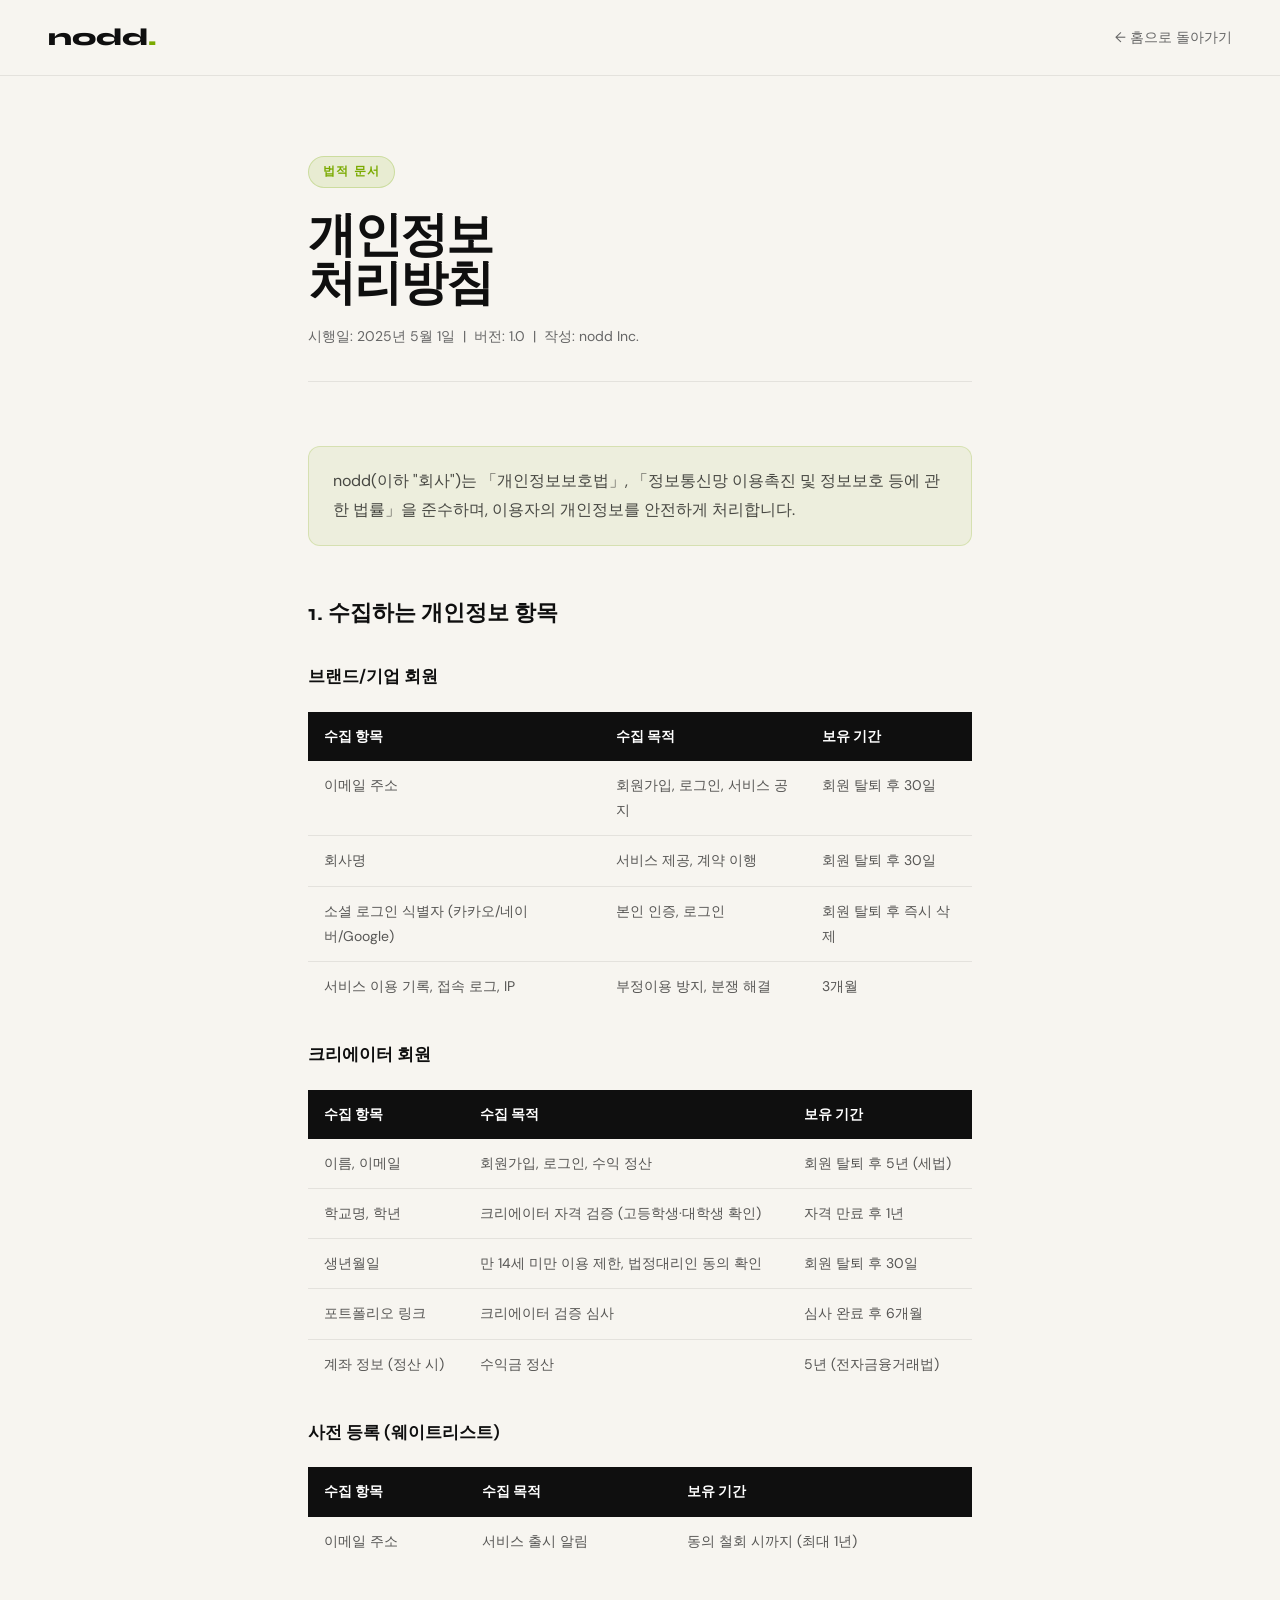
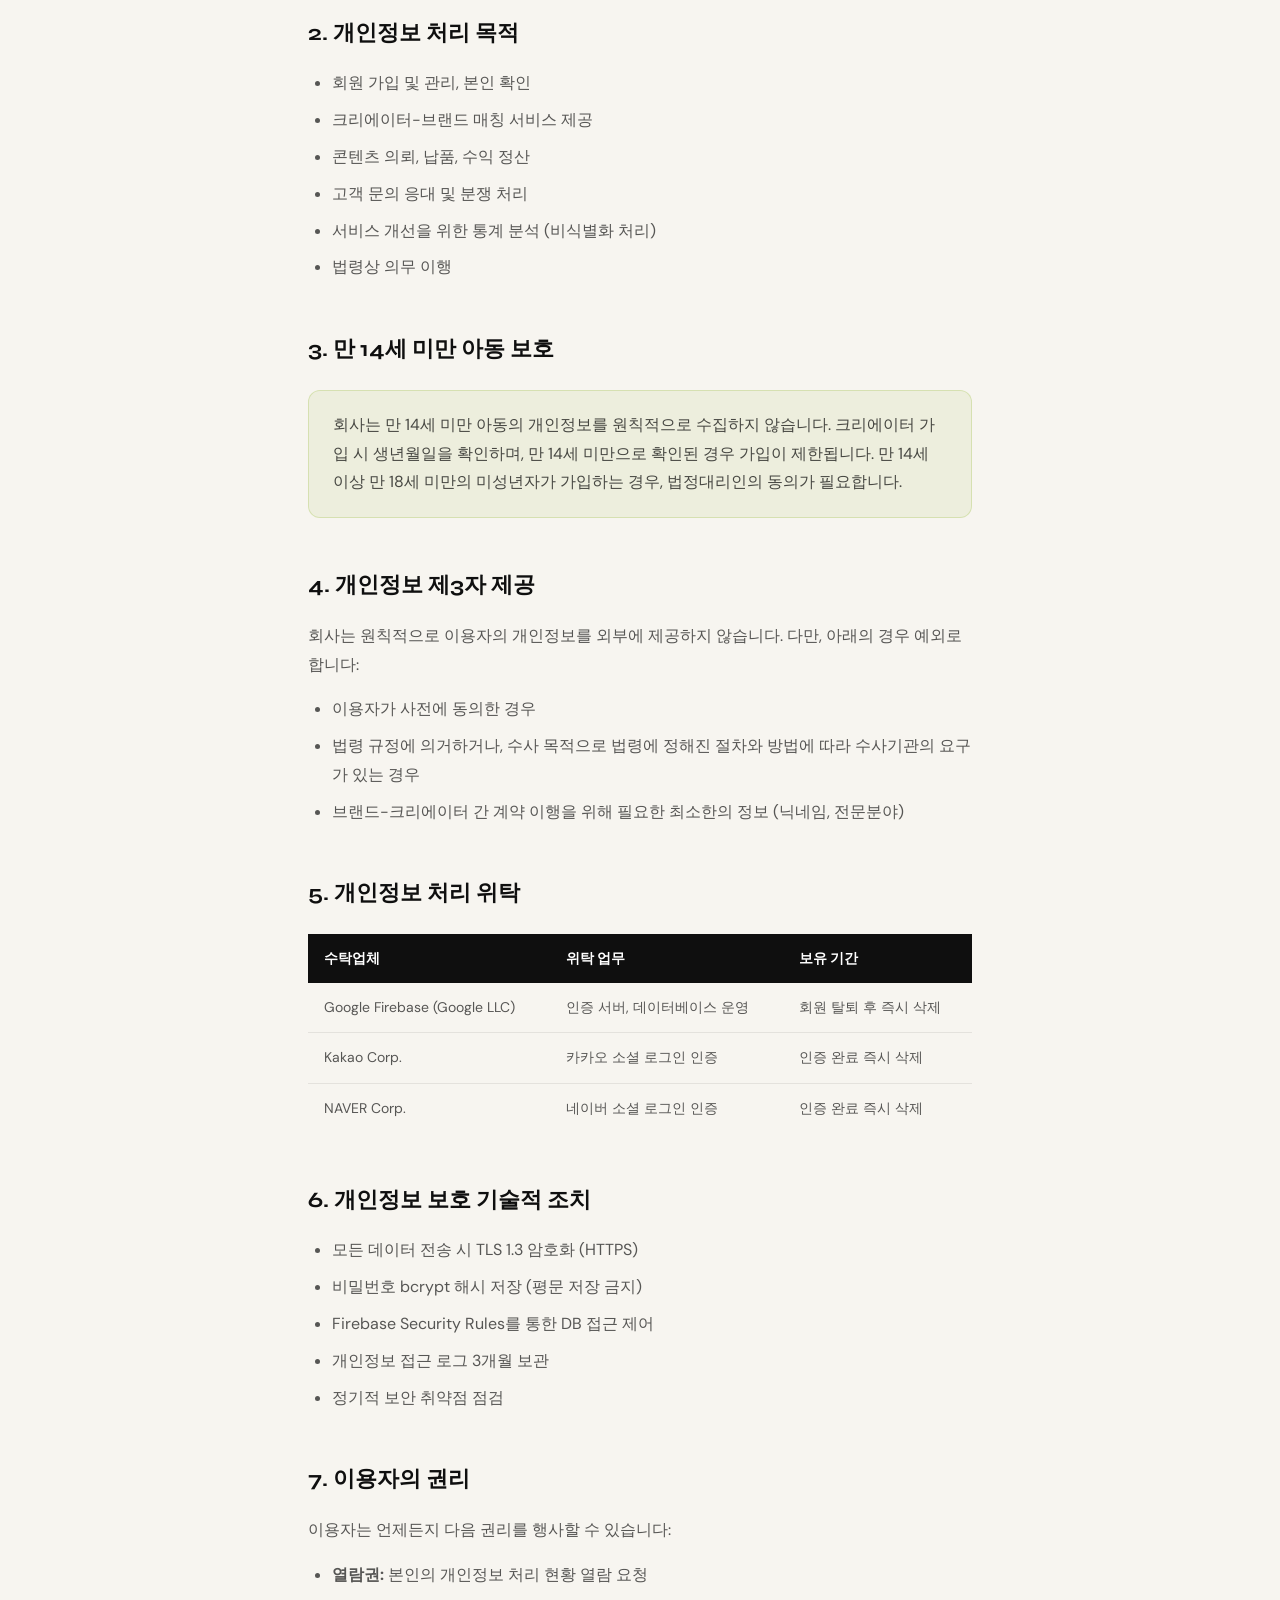
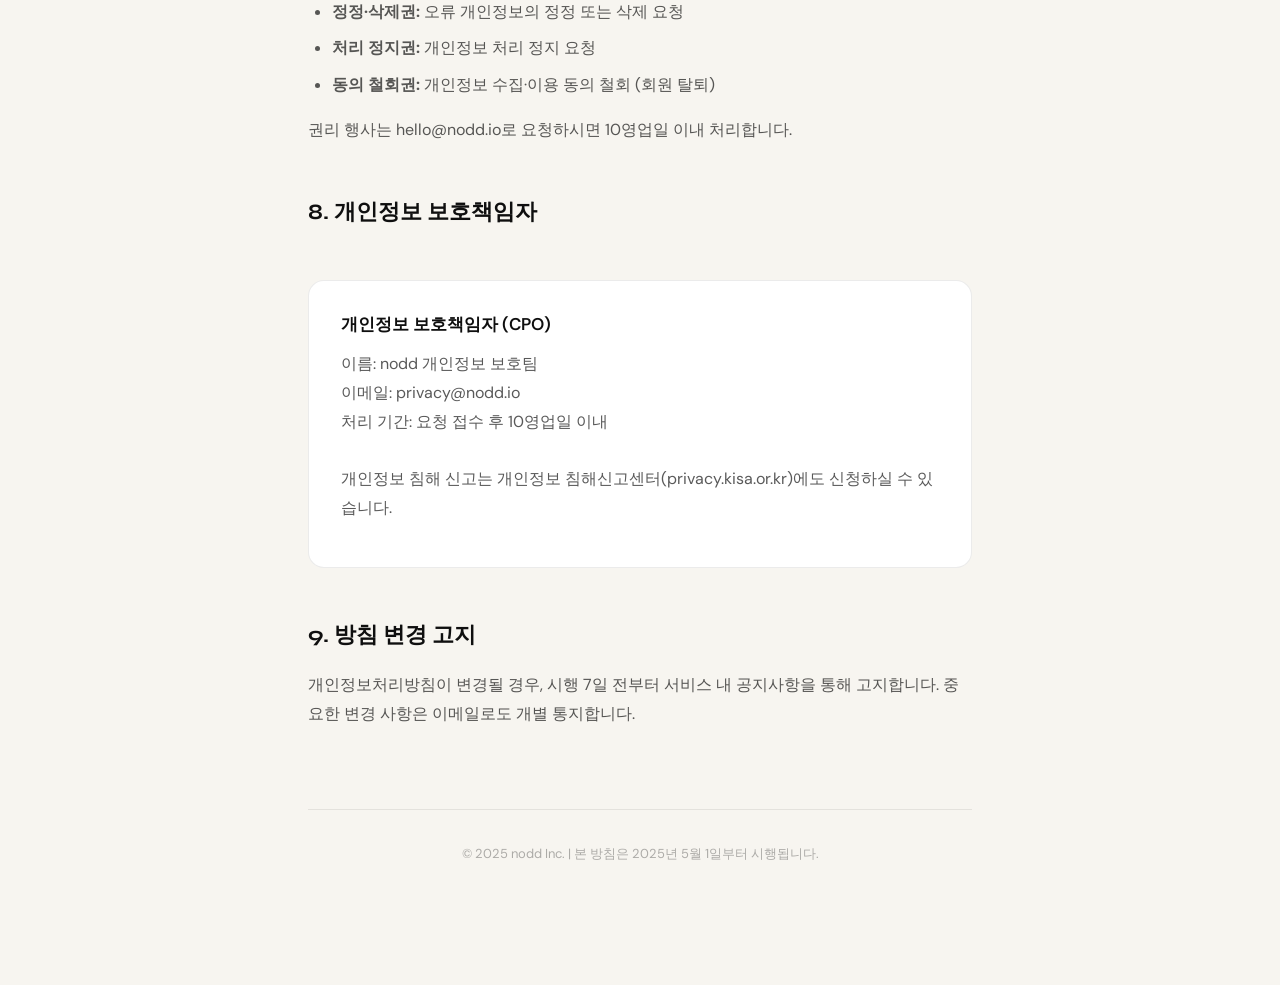
<file: privacy.html>
<!DOCTYPE html>
<html lang="ko">
<head>
<meta charset="UTF-8">
<meta name="color-scheme" content="light only">
<meta name="viewport" content="width=device-width, initial-scale=1.0">
<title>개인정보처리방침 — nodd</title>
<link href="https://fonts.googleapis.com/css2?family=Syne:wght@700;800&family=DM+Sans:wght@300;400;500&display=swap" rel="stylesheet">
<style>
:root{
  color-scheme:light !important;--black:#0f0f0f;--bg:#f7f5f0;--accent-dark:#7aaa00;--muted:#666;--border:rgba(0,0,0,0.08);--font-d:'Syne',sans-serif;--font-b:'DM Sans',sans-serif;}
*{box-sizing:border-box;margin:0;padding:0;}
body{background:var(--bg);color:var(--black);font-family:var(--font-b);font-size:16px;line-height:1.8;}
nav{position:sticky;top:0;background:rgba(247,245,240,0.95);backdrop-filter:blur(16px);border-bottom:1px solid var(--border);padding:16px 48px;display:flex;align-items:center;justify-content:space-between;z-index:100;}
.nav-logo{font-family:var(--font-d);font-size:24px;font-weight:800;color:var(--black);text-decoration:none;}
.nav-logo span{color:var(--accent-dark);}
.back-btn{font-size:14px;color:var(--muted);text-decoration:none;display:flex;align-items:center;gap:6px;transition:color .2s;}
.back-btn:hover{color:var(--black);}
.container{max-width:760px;margin:0 auto;padding:80px 48px 120px;}
.doc-badge{display:inline-block;background:rgba(122,170,0,0.12);border:1px solid rgba(122,170,0,0.25);border-radius:100px;padding:4px 14px;font-size:12px;font-weight:700;color:var(--accent-dark);letter-spacing:.1em;text-transform:uppercase;margin-bottom:24px;}
h1{font-family:var(--font-d);font-size:48px;font-weight:800;letter-spacing:-2px;line-height:1;margin-bottom:16px;}
.doc-meta{font-size:14px;color:var(--muted);margin-bottom:64px;padding-bottom:32px;border-bottom:1px solid var(--border);}
h2{font-family:var(--font-d);font-size:22px;font-weight:700;margin:48px 0 16px;}
h3{font-size:17px;font-weight:600;margin:28px 0 10px;}
p{color:rgba(0,0,0,0.65);margin-bottom:16px;}
ul,ol{color:rgba(0,0,0,0.65);padding-left:24px;margin-bottom:16px;}
li{margin-bottom:8px;}
table{width:100%;border-collapse:collapse;margin:20px 0 28px;font-size:14px;}
th{background:var(--black);color:#fff;padding:12px 16px;text-align:left;font-weight:600;}
td{padding:12px 16px;border-bottom:1px solid var(--border);color:rgba(0,0,0,0.65);vertical-align:top;}
tr:last-child td{border-bottom:none;}
.highlight-box{background:rgba(122,170,0,0.08);border:1px solid rgba(122,170,0,0.2);border-radius:12px;padding:20px 24px;margin:20px 0;}
.highlight-box p{margin:0;color:rgba(0,0,0,0.7);}
.contact-box{background:#fff;border:1px solid var(--border);border-radius:16px;padding:28px 32px;margin-top:48px;}
.contact-box h3{margin-top:0;}
footer-legal{display:block;text-align:center;margin-top:80px;padding-top:32px;border-top:1px solid var(--border);font-size:13px;color:rgba(0,0,0,0.3);}

/* ✅ 다크모드 강제 무시 */
html, body, * {
  -webkit-color-scheme: light !important;
  color-scheme: light !important;
}
</style>
</head>
<body>
<nav>
  <a href="index.html" class="nav-logo">nodd<span>.</span></a>
  <a href="index.html" class="back-btn">← 홈으로 돌아가기</a>
</nav>
<div class="container">
  <div class="doc-badge">법적 문서</div>
  <h1>개인정보<br>처리방침</h1>
  <div class="doc-meta">시행일: 2025년 5월 1일 &nbsp;|&nbsp; 버전: 1.0 &nbsp;|&nbsp; 작성: nodd Inc.</div>

  <div class="highlight-box">
    <p>nodd(이하 "회사")는 「개인정보보호법」, 「정보통신망 이용촉진 및 정보보호 등에 관한 법률」을 준수하며, 이용자의 개인정보를 안전하게 처리합니다.</p>
  </div>

  <h2>1. 수집하는 개인정보 항목</h2>
  <h3>브랜드/기업 회원</h3>
  <table>
    <tr><th>수집 항목</th><th>수집 목적</th><th>보유 기간</th></tr>
    <tr><td>이메일 주소</td><td>회원가입, 로그인, 서비스 공지</td><td>회원 탈퇴 후 30일</td></tr>
    <tr><td>회사명</td><td>서비스 제공, 계약 이행</td><td>회원 탈퇴 후 30일</td></tr>
    <tr><td>소셜 로그인 식별자 (카카오/네이버/Google)</td><td>본인 인증, 로그인</td><td>회원 탈퇴 후 즉시 삭제</td></tr>
    <tr><td>서비스 이용 기록, 접속 로그, IP</td><td>부정이용 방지, 분쟁 해결</td><td>3개월</td></tr>
  </table>

  <h3>크리에이터 회원</h3>
  <table>
    <tr><th>수집 항목</th><th>수집 목적</th><th>보유 기간</th></tr>
    <tr><td>이름, 이메일</td><td>회원가입, 로그인, 수익 정산</td><td>회원 탈퇴 후 5년 (세법)</td></tr>
    <tr><td>학교명, 학년</td><td>크리에이터 자격 검증 (고등학생·대학생 확인)</td><td>자격 만료 후 1년</td></tr>
    <tr><td>생년월일</td><td>만 14세 미만 이용 제한, 법정대리인 동의 확인</td><td>회원 탈퇴 후 30일</td></tr>
    <tr><td>포트폴리오 링크</td><td>크리에이터 검증 심사</td><td>심사 완료 후 6개월</td></tr>
    <tr><td>계좌 정보 (정산 시)</td><td>수익금 정산</td><td>5년 (전자금융거래법)</td></tr>
  </table>

  <h3>사전 등록 (웨이트리스트)</h3>
  <table>
    <tr><th>수집 항목</th><th>수집 목적</th><th>보유 기간</th></tr>
    <tr><td>이메일 주소</td><td>서비스 출시 알림</td><td>동의 철회 시까지 (최대 1년)</td></tr>
  </table>

  <h2>2. 개인정보 처리 목적</h2>
  <ul>
    <li>회원 가입 및 관리, 본인 확인</li>
    <li>크리에이터-브랜드 매칭 서비스 제공</li>
    <li>콘텐츠 의뢰, 납품, 수익 정산</li>
    <li>고객 문의 응대 및 분쟁 처리</li>
    <li>서비스 개선을 위한 통계 분석 (비식별화 처리)</li>
    <li>법령상 의무 이행</li>
  </ul>

  <h2>3. 만 14세 미만 아동 보호</h2>
  <div class="highlight-box">
    <p>회사는 만 14세 미만 아동의 개인정보를 원칙적으로 수집하지 않습니다. 크리에이터 가입 시 생년월일을 확인하며, 만 14세 미만으로 확인된 경우 가입이 제한됩니다. 만 14세 이상 만 18세 미만의 미성년자가 가입하는 경우, 법정대리인의 동의가 필요합니다.</p>
  </div>

  <h2>4. 개인정보 제3자 제공</h2>
  <p>회사는 원칙적으로 이용자의 개인정보를 외부에 제공하지 않습니다. 다만, 아래의 경우 예외로 합니다:</p>
  <ul>
    <li>이용자가 사전에 동의한 경우</li>
    <li>법령 규정에 의거하거나, 수사 목적으로 법령에 정해진 절차와 방법에 따라 수사기관의 요구가 있는 경우</li>
    <li>브랜드-크리에이터 간 계약 이행을 위해 필요한 최소한의 정보 (닉네임, 전문분야)</li>
  </ul>

  <h2>5. 개인정보 처리 위탁</h2>
  <table>
    <tr><th>수탁업체</th><th>위탁 업무</th><th>보유 기간</th></tr>
    <tr><td>Google Firebase (Google LLC)</td><td>인증 서버, 데이터베이스 운영</td><td>회원 탈퇴 후 즉시 삭제</td></tr>
    <tr><td>Kakao Corp.</td><td>카카오 소셜 로그인 인증</td><td>인증 완료 즉시 삭제</td></tr>
    <tr><td>NAVER Corp.</td><td>네이버 소셜 로그인 인증</td><td>인증 완료 즉시 삭제</td></tr>
  </table>

  <h2>6. 개인정보 보호 기술적 조치</h2>
  <ul>
    <li>모든 데이터 전송 시 TLS 1.3 암호화 (HTTPS)</li>
    <li>비밀번호 bcrypt 해시 저장 (평문 저장 금지)</li>
    <li>Firebase Security Rules를 통한 DB 접근 제어</li>
    <li>개인정보 접근 로그 3개월 보관</li>
    <li>정기적 보안 취약점 점검</li>
  </ul>

  <h2>7. 이용자의 권리</h2>
  <p>이용자는 언제든지 다음 권리를 행사할 수 있습니다:</p>
  <ul>
    <li><strong>열람권:</strong> 본인의 개인정보 처리 현황 열람 요청</li>
    <li><strong>정정·삭제권:</strong> 오류 개인정보의 정정 또는 삭제 요청</li>
    <li><strong>처리 정지권:</strong> 개인정보 처리 정지 요청</li>
    <li><strong>동의 철회권:</strong> 개인정보 수집·이용 동의 철회 (회원 탈퇴)</li>
  </ul>
  <p>권리 행사는 hello@nodd.io로 요청하시면 10영업일 이내 처리합니다.</p>

  <h2>8. 개인정보 보호책임자</h2>
  <div class="contact-box">
    <h3>개인정보 보호책임자 (CPO)</h3>
    <p>이름: nodd 개인정보 보호팀<br>
    이메일: privacy@nodd.io<br>
    처리 기간: 요청 접수 후 10영업일 이내<br><br>
    개인정보 침해 신고는 개인정보 침해신고센터(privacy.kisa.or.kr)에도 신청하실 수 있습니다.</p>
  </div>

  <h2>9. 방침 변경 고지</h2>
  <p>개인정보처리방침이 변경될 경우, 시행 7일 전부터 서비스 내 공지사항을 통해 고지합니다. 중요한 변경 사항은 이메일로도 개별 통지합니다.</p>

  <footer-legal>© 2025 nodd Inc. | 본 방침은 2025년 5월 1일부터 시행됩니다.</footer-legal>
</div>
</body>
</html>
</file>
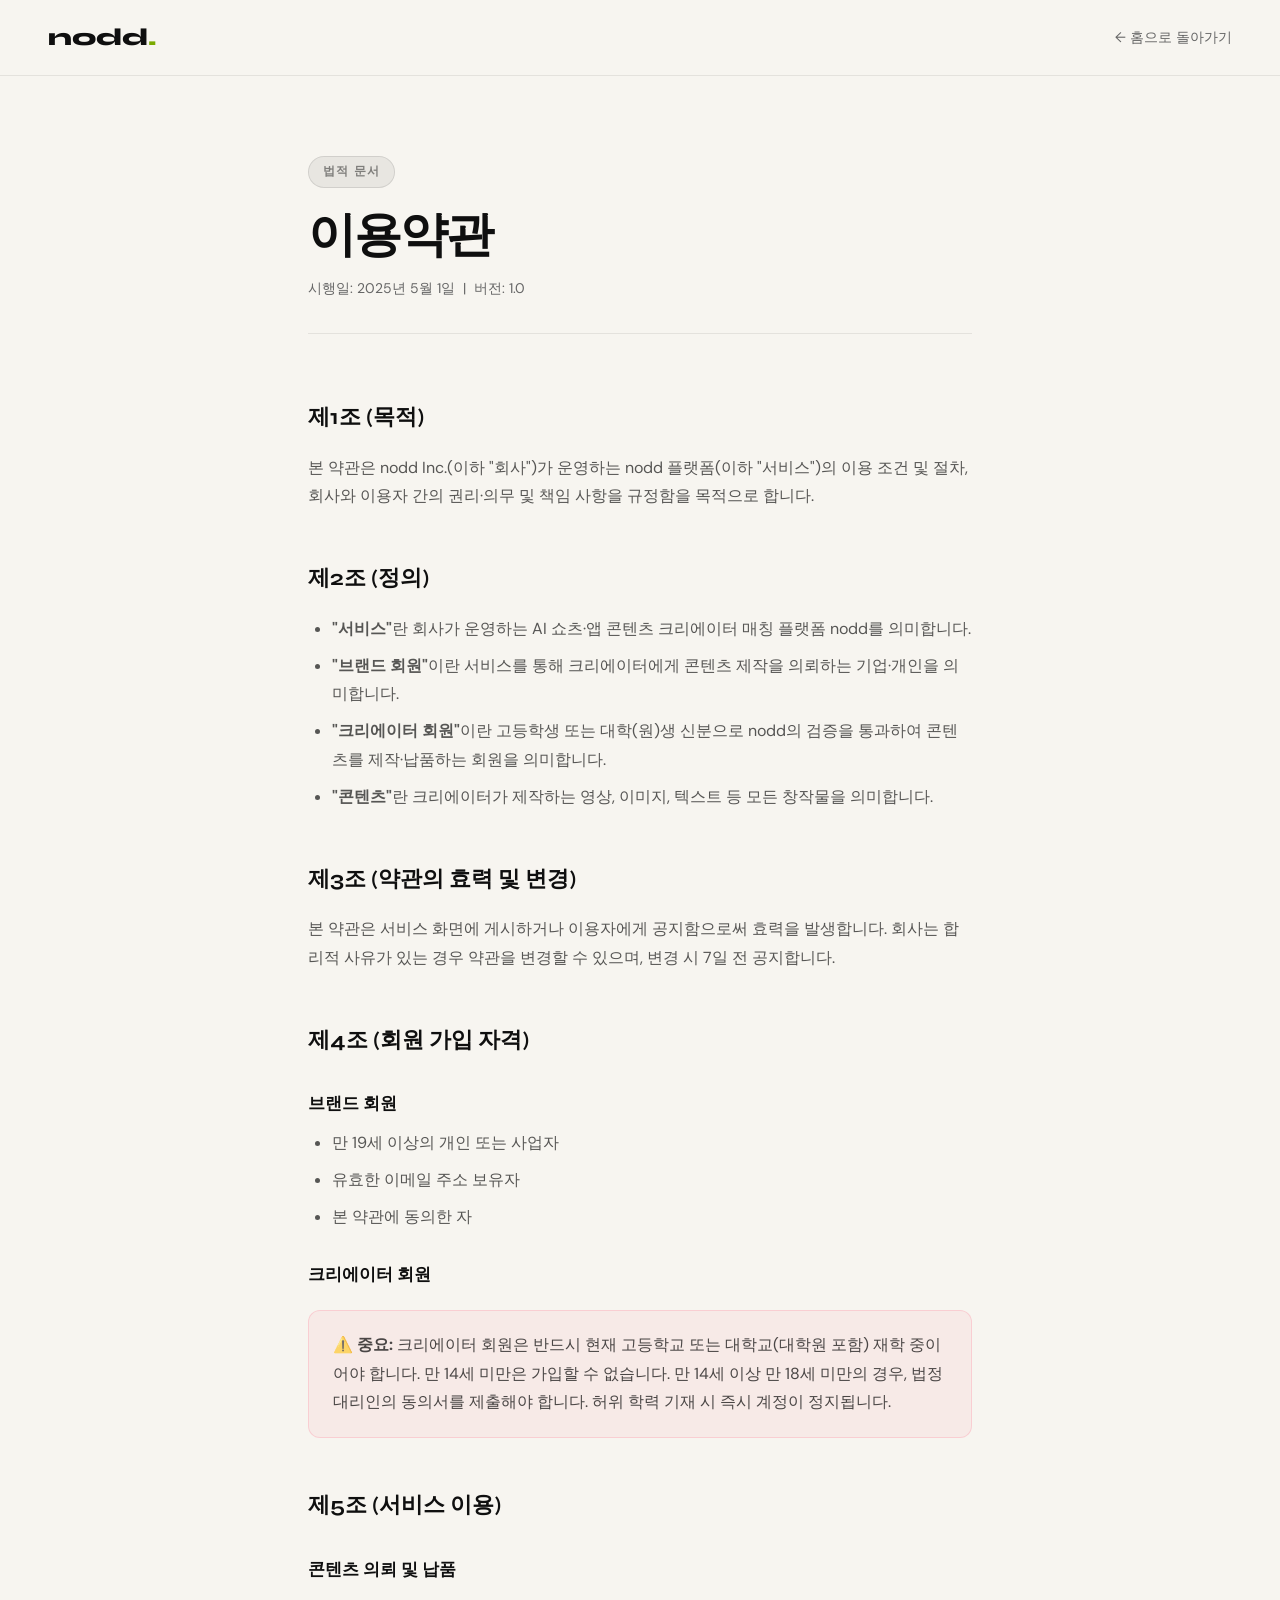
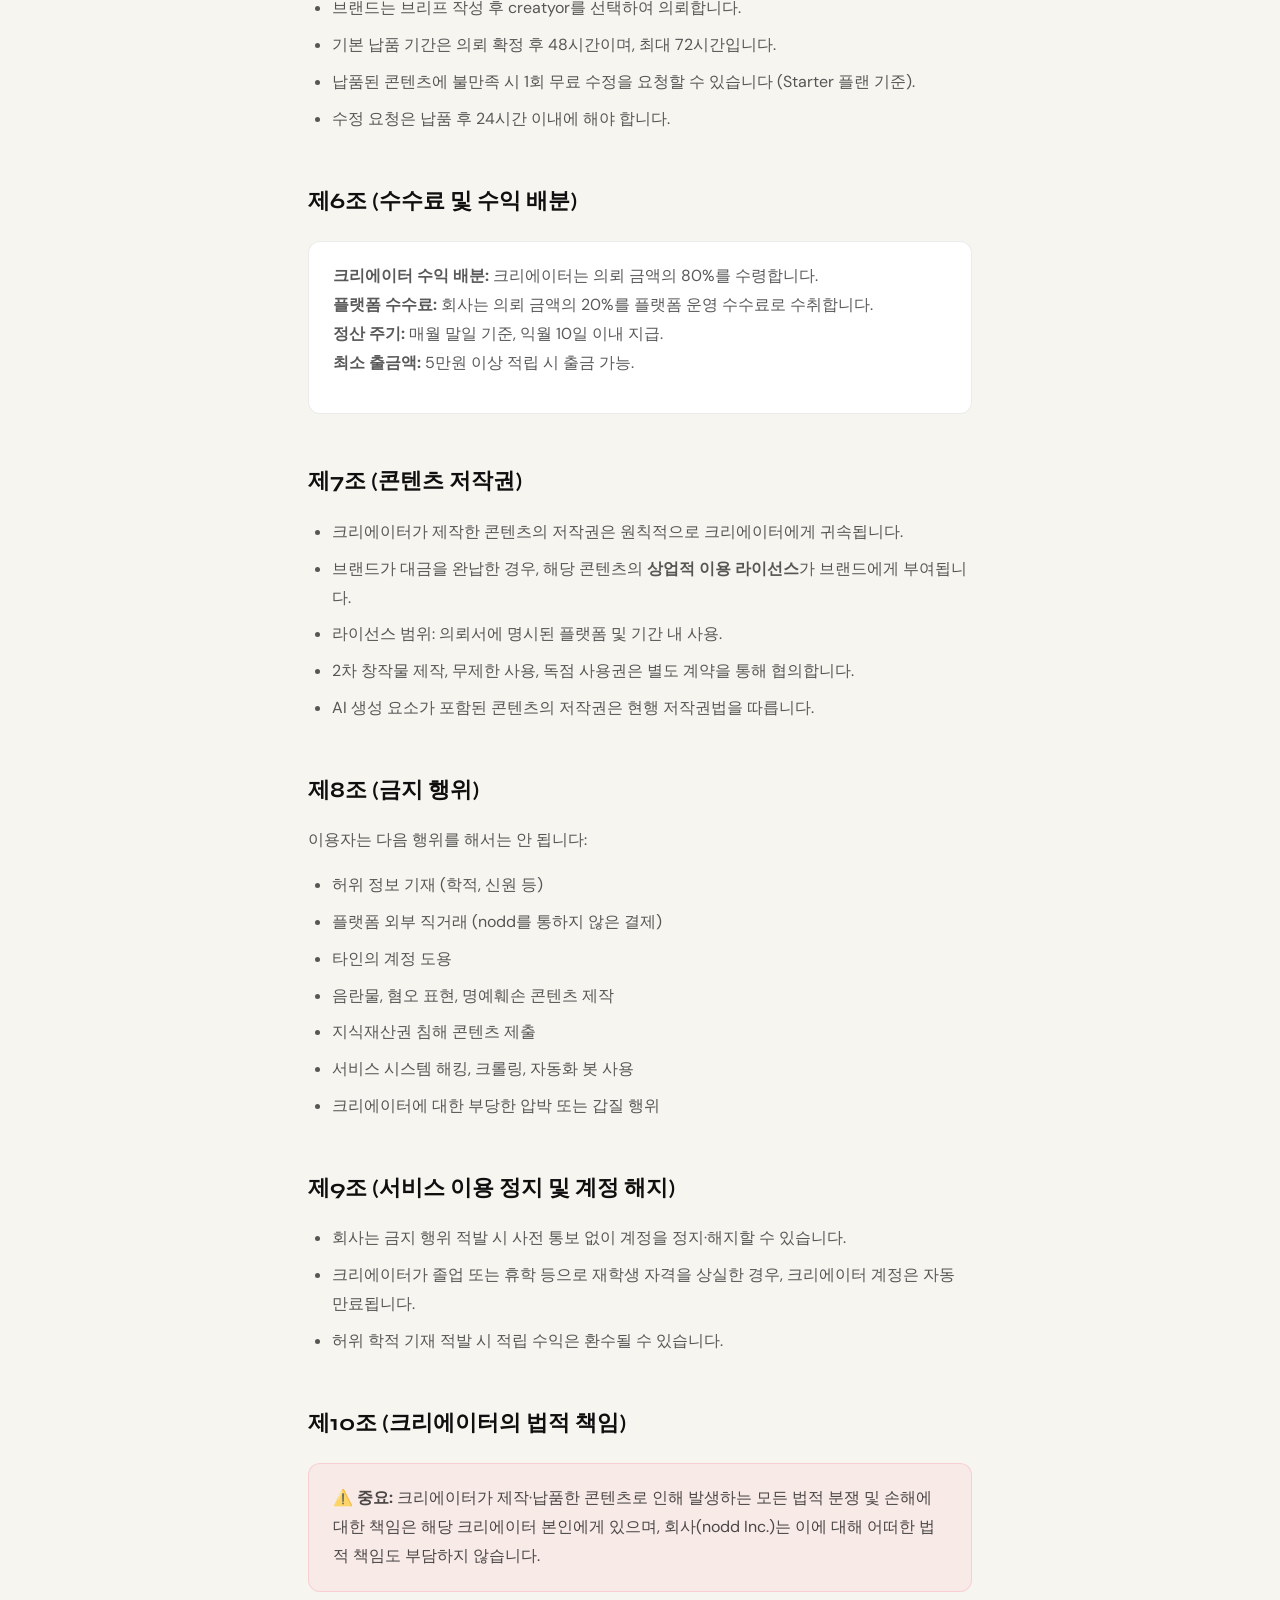
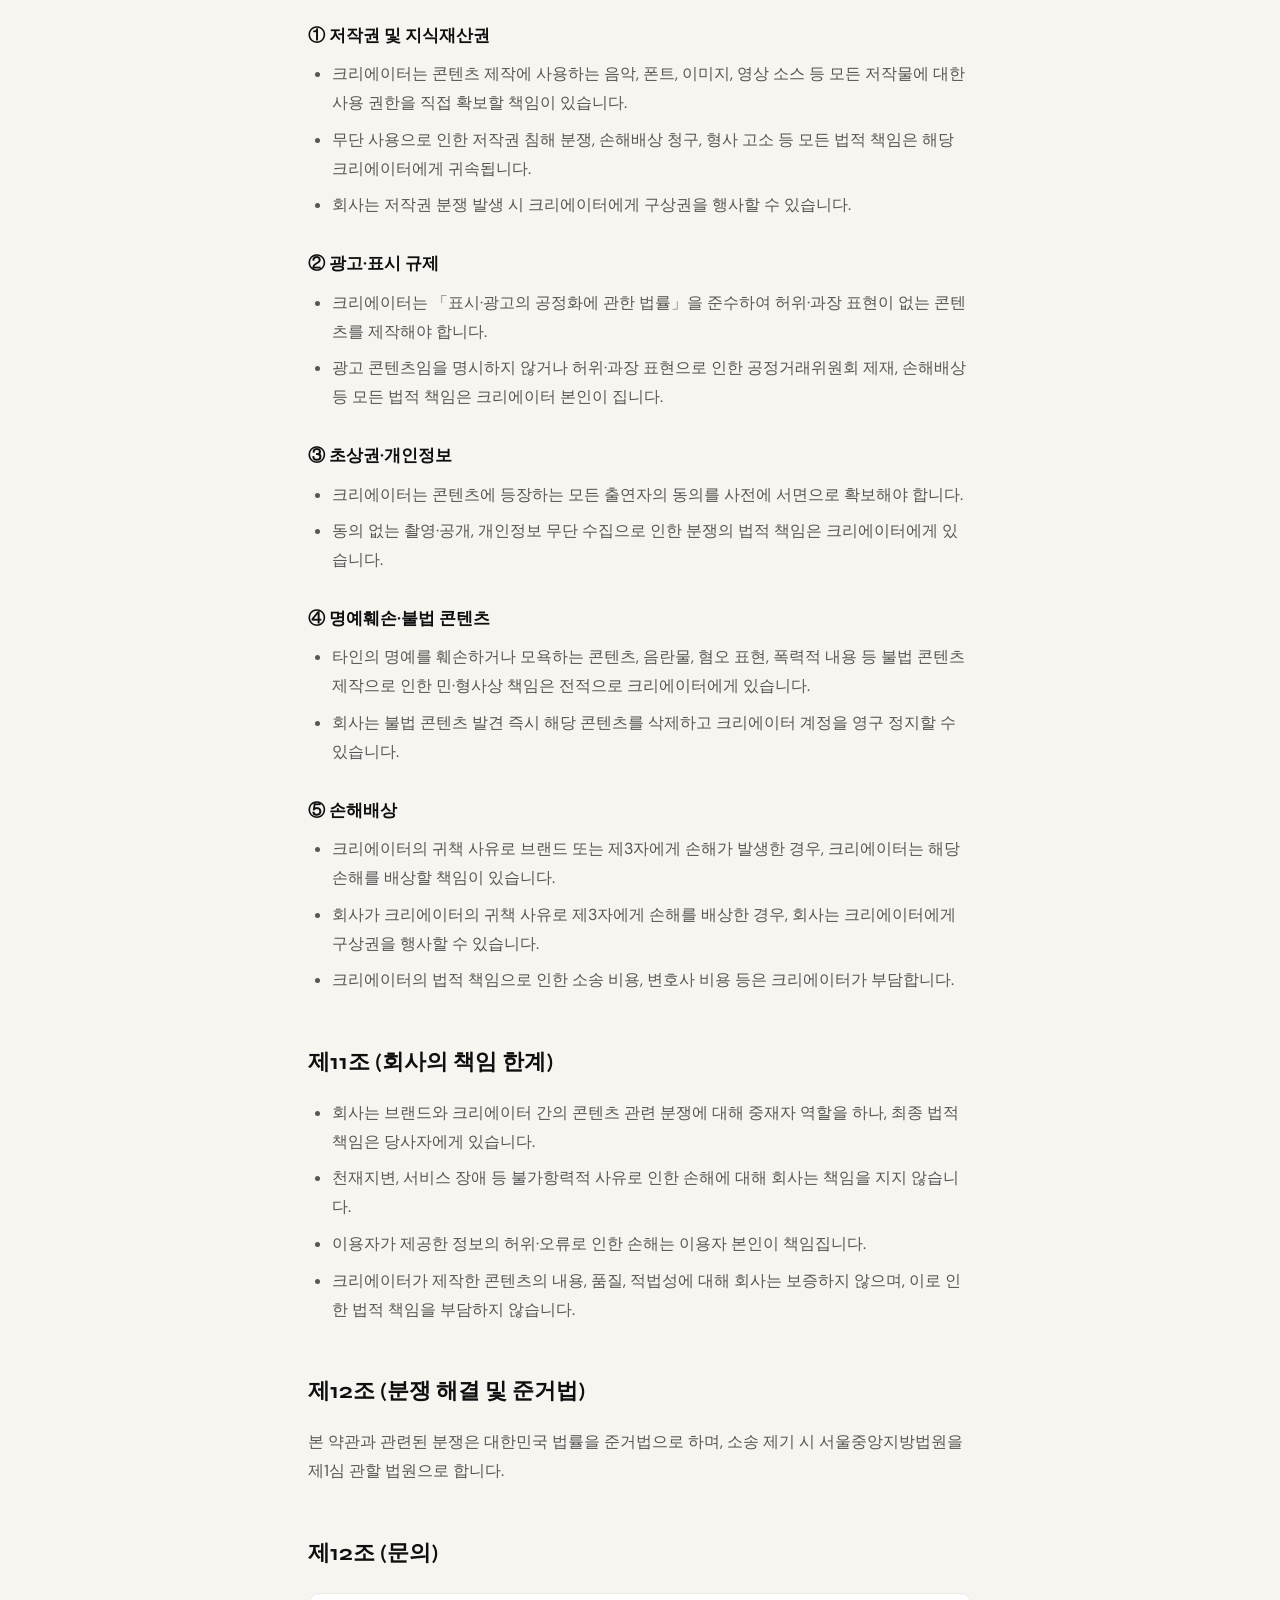
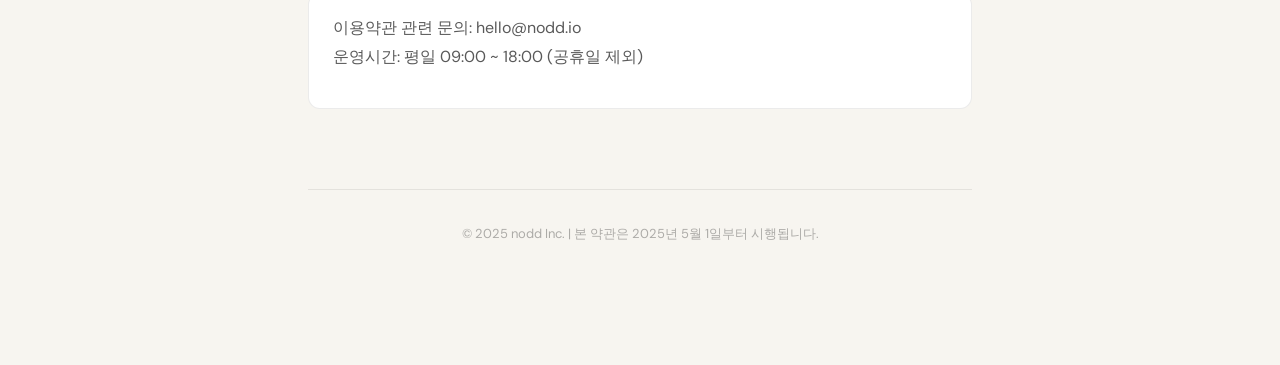
<file: terms.html>
<!DOCTYPE html>
<html lang="ko">
<head>
<meta charset="UTF-8">
<meta name="color-scheme" content="light only">
<meta name="viewport" content="width=device-width, initial-scale=1.0">
<title>이용약관 — nodd</title>
<link href="https://fonts.googleapis.com/css2?family=Syne:wght@700;800&family=DM+Sans:wght@300;400;500&display=swap" rel="stylesheet">
<style>
:root{
  color-scheme:light !important;--black:#0f0f0f;--bg:#f7f5f0;--accent-dark:#7aaa00;--muted:#666;--border:rgba(0,0,0,0.08);--font-d:'Syne',sans-serif;--font-b:'DM Sans',sans-serif;}
*{box-sizing:border-box;margin:0;padding:0;}
body{background:var(--bg);color:var(--black);font-family:var(--font-b);font-size:16px;line-height:1.8;}
nav{position:sticky;top:0;background:rgba(247,245,240,0.95);backdrop-filter:blur(16px);border-bottom:1px solid var(--border);padding:16px 48px;display:flex;align-items:center;justify-content:space-between;z-index:100;}
.nav-logo{font-family:var(--font-d);font-size:24px;font-weight:800;color:var(--black);text-decoration:none;}
.nav-logo span{color:var(--accent-dark);}
.back-btn{font-size:14px;color:var(--muted);text-decoration:none;display:flex;align-items:center;gap:6px;transition:color .2s;}
.back-btn:hover{color:var(--black);}
.container{max-width:760px;margin:0 auto;padding:80px 48px 120px;}
.doc-badge{display:inline-block;background:rgba(0,0,0,0.06);border:1px solid rgba(0,0,0,0.1);border-radius:100px;padding:4px 14px;font-size:12px;font-weight:700;color:rgba(0,0,0,0.45);letter-spacing:.1em;text-transform:uppercase;margin-bottom:24px;}
h1{font-family:var(--font-d);font-size:48px;font-weight:800;letter-spacing:-2px;line-height:1;margin-bottom:16px;}
.doc-meta{font-size:14px;color:var(--muted);margin-bottom:64px;padding-bottom:32px;border-bottom:1px solid var(--border);}
h2{font-family:var(--font-d);font-size:22px;font-weight:700;margin:48px 0 16px;}
h3{font-size:17px;font-weight:600;margin:28px 0 10px;}
p{color:rgba(0,0,0,0.65);margin-bottom:16px;}
ul,ol{color:rgba(0,0,0,0.65);padding-left:24px;margin-bottom:16px;}
li{margin-bottom:8px;}
.highlight-box{background:rgba(255,77,109,0.06);border:1px solid rgba(255,77,109,0.18);border-radius:12px;padding:20px 24px;margin:20px 0;}
.highlight-box p{margin:0;color:rgba(0,0,0,0.7);}
.info-box{background:#fff;border:1px solid var(--border);border-radius:12px;padding:20px 24px;margin:20px 0;}
footer-legal{display:block;text-align:center;margin-top:80px;padding-top:32px;border-top:1px solid var(--border);font-size:13px;color:rgba(0,0,0,0.3);}

/* ✅ 다크모드 강제 무시 */
html, body, * {
  -webkit-color-scheme: light !important;
  color-scheme: light !important;
}
</style>
</head>
<body>
<nav>
  <a href="index.html" class="nav-logo">nodd<span>.</span></a>
  <a href="index.html" class="back-btn">← 홈으로 돌아가기</a>
</nav>
<div class="container">
  <div class="doc-badge">법적 문서</div>
  <h1>이용약관</h1>
  <div class="doc-meta">시행일: 2025년 5월 1일 &nbsp;|&nbsp; 버전: 1.0</div>

  <h2>제1조 (목적)</h2>
  <p>본 약관은 nodd Inc.(이하 "회사")가 운영하는 nodd 플랫폼(이하 "서비스")의 이용 조건 및 절차, 회사와 이용자 간의 권리·의무 및 책임 사항을 규정함을 목적으로 합니다.</p>

  <h2>제2조 (정의)</h2>
  <ul>
    <li><strong>"서비스"</strong>란 회사가 운영하는 AI 쇼츠·앱 콘텐츠 크리에이터 매칭 플랫폼 nodd를 의미합니다.</li>
    <li><strong>"브랜드 회원"</strong>이란 서비스를 통해 크리에이터에게 콘텐츠 제작을 의뢰하는 기업·개인을 의미합니다.</li>
    <li><strong>"크리에이터 회원"</strong>이란 고등학생 또는 대학(원)생 신분으로 nodd의 검증을 통과하여 콘텐츠를 제작·납품하는 회원을 의미합니다.</li>
    <li><strong>"콘텐츠"</strong>란 크리에이터가 제작하는 영상, 이미지, 텍스트 등 모든 창작물을 의미합니다.</li>
  </ul>

  <h2>제3조 (약관의 효력 및 변경)</h2>
  <p>본 약관은 서비스 화면에 게시하거나 이용자에게 공지함으로써 효력을 발생합니다. 회사는 합리적 사유가 있는 경우 약관을 변경할 수 있으며, 변경 시 7일 전 공지합니다.</p>

  <h2>제4조 (회원 가입 자격)</h2>
  <h3>브랜드 회원</h3>
  <ul>
    <li>만 19세 이상의 개인 또는 사업자</li>
    <li>유효한 이메일 주소 보유자</li>
    <li>본 약관에 동의한 자</li>
  </ul>
  <h3>크리에이터 회원</h3>
  <div class="highlight-box">
    <p><strong>⚠️ 중요:</strong> 크리에이터 회원은 반드시 현재 고등학교 또는 대학교(대학원 포함) 재학 중이어야 합니다. 만 14세 미만은 가입할 수 없습니다. 만 14세 이상 만 18세 미만의 경우, 법정대리인의 동의서를 제출해야 합니다. 허위 학력 기재 시 즉시 계정이 정지됩니다.</p>
  </div>

  <h2>제5조 (서비스 이용)</h2>
  <h3>콘텐츠 의뢰 및 납품</h3>
  <ul>
    <li>브랜드는 브리프 작성 후 creatyor를 선택하여 의뢰합니다.</li>
    <li>기본 납품 기간은 의뢰 확정 후 48시간이며, 최대 72시간입니다.</li>
    <li>납품된 콘텐츠에 불만족 시 1회 무료 수정을 요청할 수 있습니다 (Starter 플랜 기준).</li>
    <li>수정 요청은 납품 후 24시간 이내에 해야 합니다.</li>
  </ul>

  <h2>제6조 (수수료 및 수익 배분)</h2>
  <div class="info-box">
    <p><strong>크리에이터 수익 배분:</strong> 크리에이터는 의뢰 금액의 80%를 수령합니다.<br>
    <strong>플랫폼 수수료:</strong> 회사는 의뢰 금액의 20%를 플랫폼 운영 수수료로 수취합니다.<br>
    <strong>정산 주기:</strong> 매월 말일 기준, 익월 10일 이내 지급.<br>
    <strong>최소 출금액:</strong> 5만원 이상 적립 시 출금 가능.</p>
  </div>

  <h2>제7조 (콘텐츠 저작권)</h2>
  <ul>
    <li>크리에이터가 제작한 콘텐츠의 저작권은 원칙적으로 크리에이터에게 귀속됩니다.</li>
    <li>브랜드가 대금을 완납한 경우, 해당 콘텐츠의 <strong>상업적 이용 라이선스</strong>가 브랜드에게 부여됩니다.</li>
    <li>라이선스 범위: 의뢰서에 명시된 플랫폼 및 기간 내 사용.</li>
    <li>2차 창작물 제작, 무제한 사용, 독점 사용권은 별도 계약을 통해 협의합니다.</li>
    <li>AI 생성 요소가 포함된 콘텐츠의 저작권은 현행 저작권법을 따릅니다.</li>
  </ul>

  <h2>제8조 (금지 행위)</h2>
  <p>이용자는 다음 행위를 해서는 안 됩니다:</p>
  <ul>
    <li>허위 정보 기재 (학적, 신원 등)</li>
    <li>플랫폼 외부 직거래 (nodd를 통하지 않은 결제)</li>
    <li>타인의 계정 도용</li>
    <li>음란물, 혐오 표현, 명예훼손 콘텐츠 제작</li>
    <li>지식재산권 침해 콘텐츠 제출</li>
    <li>서비스 시스템 해킹, 크롤링, 자동화 봇 사용</li>
    <li>크리에이터에 대한 부당한 압박 또는 갑질 행위</li>
  </ul>

  <h2>제9조 (서비스 이용 정지 및 계정 해지)</h2>
  <ul>
    <li>회사는 금지 행위 적발 시 사전 통보 없이 계정을 정지·해지할 수 있습니다.</li>
    <li>크리에이터가 졸업 또는 휴학 등으로 재학생 자격을 상실한 경우, 크리에이터 계정은 자동 만료됩니다.</li>
    <li>허위 학적 기재 적발 시 적립 수익은 환수될 수 있습니다.</li>
  </ul>

  <h2>제10조 (크리에이터의 법적 책임)</h2>
  <div class="highlight-box">
    <p><strong>⚠️ 중요:</strong> 크리에이터가 제작·납품한 콘텐츠로 인해 발생하는 모든 법적 분쟁 및 손해에 대한 책임은 해당 크리에이터 본인에게 있으며, 회사(nodd Inc.)는 이에 대해 어떠한 법적 책임도 부담하지 않습니다.</p>
  </div>

  <h3>① 저작권 및 지식재산권</h3>
  <ul>
    <li>크리에이터는 콘텐츠 제작에 사용하는 음악, 폰트, 이미지, 영상 소스 등 모든 저작물에 대한 사용 권한을 직접 확보할 책임이 있습니다.</li>
    <li>무단 사용으로 인한 저작권 침해 분쟁, 손해배상 청구, 형사 고소 등 모든 법적 책임은 해당 크리에이터에게 귀속됩니다.</li>
    <li>회사는 저작권 분쟁 발생 시 크리에이터에게 구상권을 행사할 수 있습니다.</li>
  </ul>

  <h3>② 광고·표시 규제</h3>
  <ul>
    <li>크리에이터는 「표시·광고의 공정화에 관한 법률」을 준수하여 허위·과장 표현이 없는 콘텐츠를 제작해야 합니다.</li>
    <li>광고 콘텐츠임을 명시하지 않거나 허위·과장 표현으로 인한 공정거래위원회 제재, 손해배상 등 모든 법적 책임은 크리에이터 본인이 집니다.</li>
  </ul>

  <h3>③ 초상권·개인정보</h3>
  <ul>
    <li>크리에이터는 콘텐츠에 등장하는 모든 출연자의 동의를 사전에 서면으로 확보해야 합니다.</li>
    <li>동의 없는 촬영·공개, 개인정보 무단 수집으로 인한 분쟁의 법적 책임은 크리에이터에게 있습니다.</li>
  </ul>

  <h3>④ 명예훼손·불법 콘텐츠</h3>
  <ul>
    <li>타인의 명예를 훼손하거나 모욕하는 콘텐츠, 음란물, 혐오 표현, 폭력적 내용 등 불법 콘텐츠 제작으로 인한 민·형사상 책임은 전적으로 크리에이터에게 있습니다.</li>
    <li>회사는 불법 콘텐츠 발견 즉시 해당 콘텐츠를 삭제하고 크리에이터 계정을 영구 정지할 수 있습니다.</li>
  </ul>

  <h3>⑤ 손해배상</h3>
  <ul>
    <li>크리에이터의 귀책 사유로 브랜드 또는 제3자에게 손해가 발생한 경우, 크리에이터는 해당 손해를 배상할 책임이 있습니다.</li>
    <li>회사가 크리에이터의 귀책 사유로 제3자에게 손해를 배상한 경우, 회사는 크리에이터에게 구상권을 행사할 수 있습니다.</li>
    <li>크리에이터의 법적 책임으로 인한 소송 비용, 변호사 비용 등은 크리에이터가 부담합니다.</li>
  </ul>

  <h2>제11조 (회사의 책임 한계)</h2>
  <ul>
    <li>회사는 브랜드와 크리에이터 간의 콘텐츠 관련 분쟁에 대해 중재자 역할을 하나, 최종 법적 책임은 당사자에게 있습니다.</li>
    <li>천재지변, 서비스 장애 등 불가항력적 사유로 인한 손해에 대해 회사는 책임을 지지 않습니다.</li>
    <li>이용자가 제공한 정보의 허위·오류로 인한 손해는 이용자 본인이 책임집니다.</li>
    <li>크리에이터가 제작한 콘텐츠의 내용, 품질, 적법성에 대해 회사는 보증하지 않으며, 이로 인한 법적 책임을 부담하지 않습니다.</li>
  </ul>

  <h2>제12조 (분쟁 해결 및 준거법)</h2>
  <p>본 약관과 관련된 분쟁은 대한민국 법률을 준거법으로 하며, 소송 제기 시 서울중앙지방법원을 제1심 관할 법원으로 합니다.</p>

  <h2>제12조 (문의)</h2>
  <div class="info-box">
    <p>이용약관 관련 문의: hello@nodd.io<br>
    운영시간: 평일 09:00 ~ 18:00 (공휴일 제외)</p>
  </div>

  <footer-legal>© 2025 nodd Inc. | 본 약관은 2025년 5월 1일부터 시행됩니다.</footer-legal>
</div>
</body>
</html>
</file>
